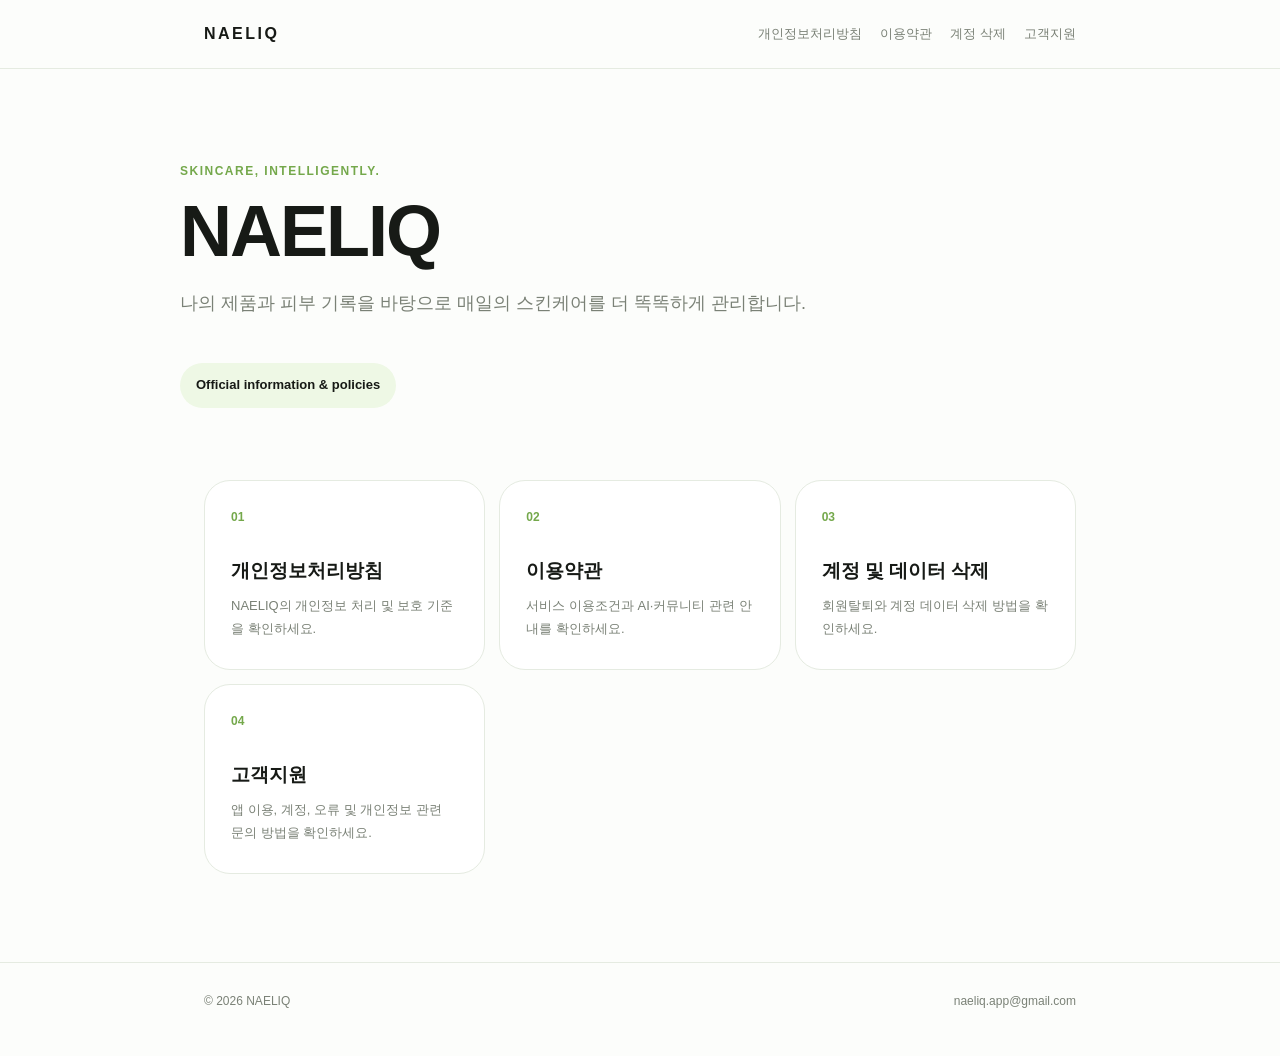
<file: index.html>
<!doctype html><html lang="ko"><head><meta charset="utf-8"><meta name="viewport" content="width=device-width,initial-scale=1">
<title>Home · NAELIQ</title><meta name="description" content="NAELIQ 공식 페이지"><link rel="stylesheet" href="/styles.css"></head>
<body><header><div class="wrap nav"><a class="brand" href="/">NAELIQ</a><nav class="links"><a href="/privacy/">개인정보처리방침</a><a href="/terms/">이용약관</a><a href="/delete-account/">계정 삭제</a><a href="/support/">고객지원</a></nav></div></header>
<main><div class="wrap hero"><div class="eyebrow">SKINCARE, INTELLIGENTLY.</div><h1>NAELIQ</h1><p class="lead">나의 제품과 피부 기록을 바탕으로 매일의 스킨케어를 더 똑똑하게 관리합니다.</p><span class="pill">Official information & policies</span></div>
<div class="wrap grid">
<a class="card" href="/privacy/"><div class="num">01</div><h2>개인정보처리방침</h2><p>NAELIQ의 개인정보 처리 및 보호 기준을 확인하세요.</p></a>
<a class="card" href="/terms/"><div class="num">02</div><h2>이용약관</h2><p>서비스 이용조건과 AI·커뮤니티 관련 안내를 확인하세요.</p></a>
<a class="card" href="/delete-account/"><div class="num">03</div><h2>계정 및 데이터 삭제</h2><p>회원탈퇴와 계정 데이터 삭제 방법을 확인하세요.</p></a>
<a class="card" href="/support/"><div class="num">04</div><h2>고객지원</h2><p>앱 이용, 계정, 오류 및 개인정보 관련 문의 방법을 확인하세요.</p></a>
</div></main><footer><div class="wrap foot"><span>© 2026 NAELIQ</span><a href="mailto:naeliq.app@gmail.com">naeliq.app@gmail.com</a></div></footer></body></html>
</file>
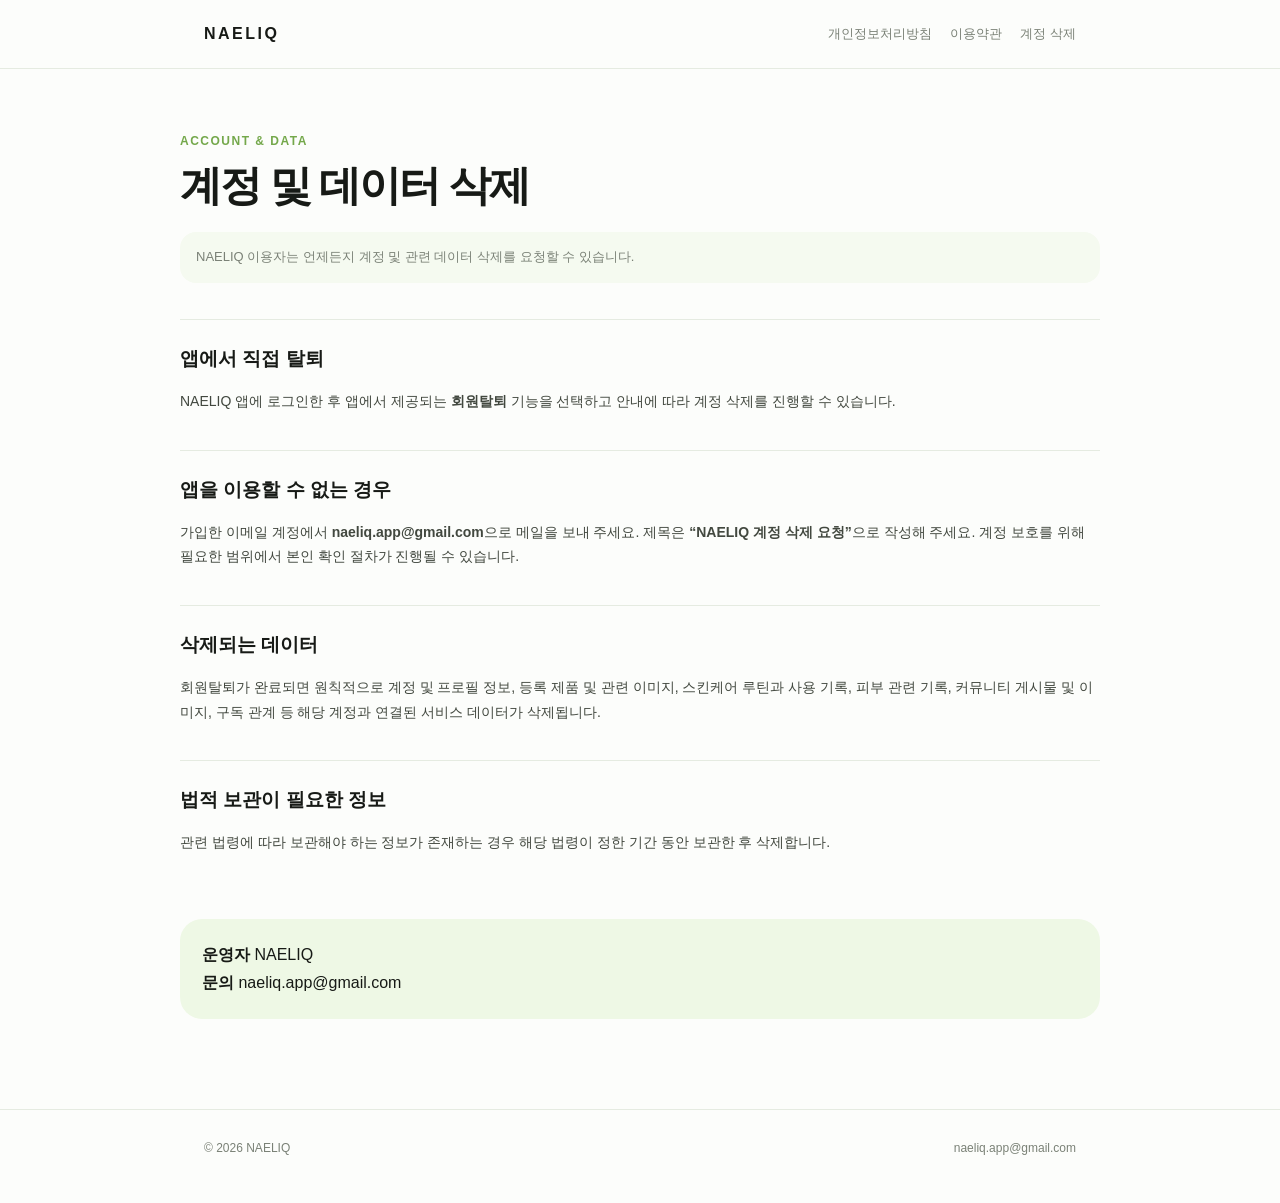
<file: delete-account/index.html>
<!doctype html><html lang="ko"><head><meta charset="utf-8"><meta name="viewport" content="width=device-width,initial-scale=1">
<title>계정 및 데이터 삭제 · NAELIQ</title><meta name="description" content="NAELIQ 공식 페이지"><link rel="stylesheet" href="/styles.css"></head>
<body><header><div class="wrap nav"><a class="brand" href="/">NAELIQ</a><nav class="links"><a href="/privacy/">개인정보처리방침</a><a href="/terms/">이용약관</a><a href="/delete-account/">계정 삭제</a></nav></div></header>
<main class="wrap doc"><div class="eyebrow">ACCOUNT & DATA</div><h1>계정 및 데이터 삭제</h1>
<div class="meta">NAELIQ 이용자는 언제든지 계정 및 관련 데이터 삭제를 요청할 수 있습니다.</div>
<section><h2>앱에서 직접 탈퇴</h2><p>NAELIQ 앱에 로그인한 후 앱에서 제공되는 <strong>회원탈퇴</strong> 기능을 선택하고 안내에 따라 계정 삭제를 진행할 수 있습니다.</p></section>
<section><h2>앱을 이용할 수 없는 경우</h2><p>가입한 이메일 계정에서 <a href="mailto:naeliq.app@gmail.com?subject=NAELIQ%20계정%20삭제%20요청"><strong>naeliq.app@gmail.com</strong></a>으로 메일을 보내 주세요. 제목은 <strong>“NAELIQ 계정 삭제 요청”</strong>으로 작성해 주세요. 계정 보호를 위해 필요한 범위에서 본인 확인 절차가 진행될 수 있습니다.</p></section>
<section><h2>삭제되는 데이터</h2><p>회원탈퇴가 완료되면 원칙적으로 계정 및 프로필 정보, 등록 제품 및 관련 이미지, 스킨케어 루틴과 사용 기록, 피부 관련 기록, 커뮤니티 게시물 및 이미지, 구독 관계 등 해당 계정과 연결된 서비스 데이터가 삭제됩니다.</p></section>
<section><h2>법적 보관이 필요한 정보</h2><p>관련 법령에 따라 보관해야 하는 정보가 존재하는 경우 해당 법령이 정한 기간 동안 보관한 후 삭제합니다.</p></section>
<div class="contact"><strong>운영자</strong> NAELIQ<br><strong>문의</strong> naeliq.app@gmail.com</div></main><footer><div class="wrap foot"><span>© 2026 NAELIQ</span><a href="mailto:naeliq.app@gmail.com">naeliq.app@gmail.com</a></div></footer></body></html>
</file>
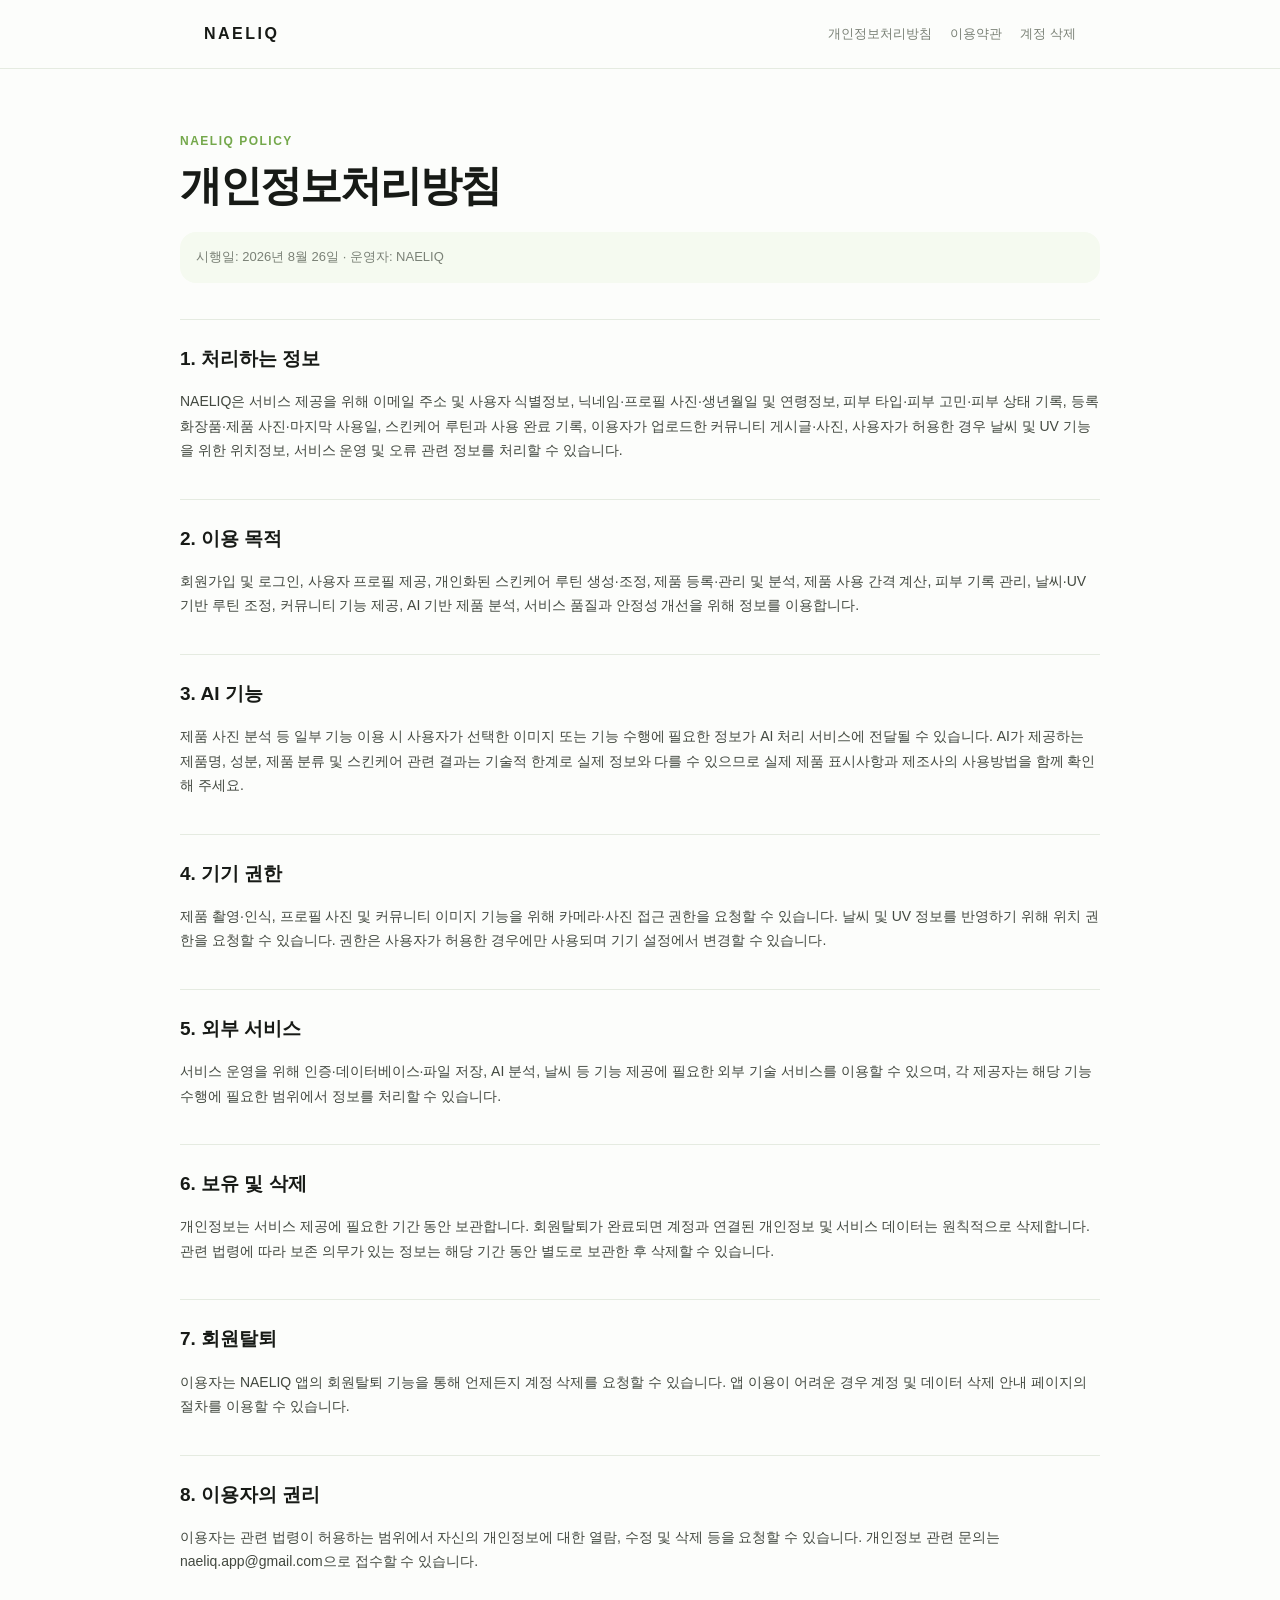
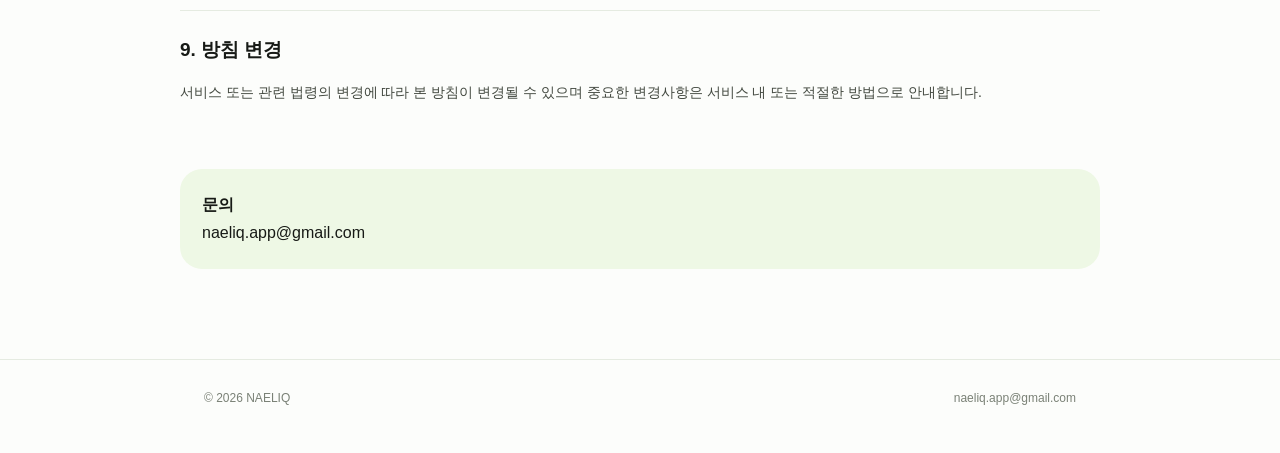
<file: privacy/index.html>
<!doctype html><html lang="ko"><head><meta charset="utf-8"><meta name="viewport" content="width=device-width,initial-scale=1">
<title>개인정보처리방침 · NAELIQ</title><meta name="description" content="개인정보처리방침"><link rel="stylesheet" href="/styles.css"></head>
<body><header><div class="wrap nav"><a class="brand" href="/">NAELIQ</a><nav class="links"><a href="/privacy/">개인정보처리방침</a><a href="/terms/">이용약관</a><a href="/delete-account/">계정 삭제</a></nav></div></header>
<main class="wrap doc"><div class="eyebrow">NAELIQ POLICY</div><h1>개인정보처리방침</h1><div class="meta">시행일: 2026년 8월 26일 · 운영자: NAELIQ</div><section><h2>1. 처리하는 정보</h2><p>NAELIQ은 서비스 제공을 위해 이메일 주소 및 사용자 식별정보, 닉네임·프로필 사진·생년월일 및 연령정보, 피부 타입·피부 고민·피부 상태 기록, 등록 화장품·제품 사진·마지막 사용일, 스킨케어 루틴과 사용 완료 기록, 이용자가 업로드한 커뮤니티 게시글·사진, 사용자가 허용한 경우 날씨 및 UV 기능을 위한 위치정보, 서비스 운영 및 오류 관련 정보를 처리할 수 있습니다.</p></section><section><h2>2. 이용 목적</h2><p>회원가입 및 로그인, 사용자 프로필 제공, 개인화된 스킨케어 루틴 생성·조정, 제품 등록·관리 및 분석, 제품 사용 간격 계산, 피부 기록 관리, 날씨·UV 기반 루틴 조정, 커뮤니티 기능 제공, AI 기반 제품 분석, 서비스 품질과 안정성 개선을 위해 정보를 이용합니다.</p></section><section><h2>3. AI 기능</h2><p>제품 사진 분석 등 일부 기능 이용 시 사용자가 선택한 이미지 또는 기능 수행에 필요한 정보가 AI 처리 서비스에 전달될 수 있습니다. AI가 제공하는 제품명, 성분, 제품 분류 및 스킨케어 관련 결과는 기술적 한계로 실제 정보와 다를 수 있으므로 실제 제품 표시사항과 제조사의 사용방법을 함께 확인해 주세요.</p></section><section><h2>4. 기기 권한</h2><p>제품 촬영·인식, 프로필 사진 및 커뮤니티 이미지 기능을 위해 카메라·사진 접근 권한을 요청할 수 있습니다. 날씨 및 UV 정보를 반영하기 위해 위치 권한을 요청할 수 있습니다. 권한은 사용자가 허용한 경우에만 사용되며 기기 설정에서 변경할 수 있습니다.</p></section><section><h2>5. 외부 서비스</h2><p>서비스 운영을 위해 인증·데이터베이스·파일 저장, AI 분석, 날씨 등 기능 제공에 필요한 외부 기술 서비스를 이용할 수 있으며, 각 제공자는 해당 기능 수행에 필요한 범위에서 정보를 처리할 수 있습니다.</p></section><section><h2>6. 보유 및 삭제</h2><p>개인정보는 서비스 제공에 필요한 기간 동안 보관합니다. 회원탈퇴가 완료되면 계정과 연결된 개인정보 및 서비스 데이터는 원칙적으로 삭제합니다. 관련 법령에 따라 보존 의무가 있는 정보는 해당 기간 동안 별도로 보관한 후 삭제할 수 있습니다.</p></section><section><h2>7. 회원탈퇴</h2><p>이용자는 NAELIQ 앱의 회원탈퇴 기능을 통해 언제든지 계정 삭제를 요청할 수 있습니다. 앱 이용이 어려운 경우 계정 및 데이터 삭제 안내 페이지의 절차를 이용할 수 있습니다.</p></section><section><h2>8. 이용자의 권리</h2><p>이용자는 관련 법령이 허용하는 범위에서 자신의 개인정보에 대한 열람, 수정 및 삭제 등을 요청할 수 있습니다. 개인정보 관련 문의는 naeliq.app@gmail.com으로 접수할 수 있습니다.</p></section><section><h2>9. 방침 변경</h2><p>서비스 또는 관련 법령의 변경에 따라 본 방침이 변경될 수 있으며 중요한 변경사항은 서비스 내 또는 적절한 방법으로 안내합니다.</p></section><div class="contact"><strong>문의</strong><br>naeliq.app@gmail.com</div></main><footer><div class="wrap foot"><span>© 2026 NAELIQ</span><a href="mailto:naeliq.app@gmail.com">naeliq.app@gmail.com</a></div></footer></body></html>
</file>
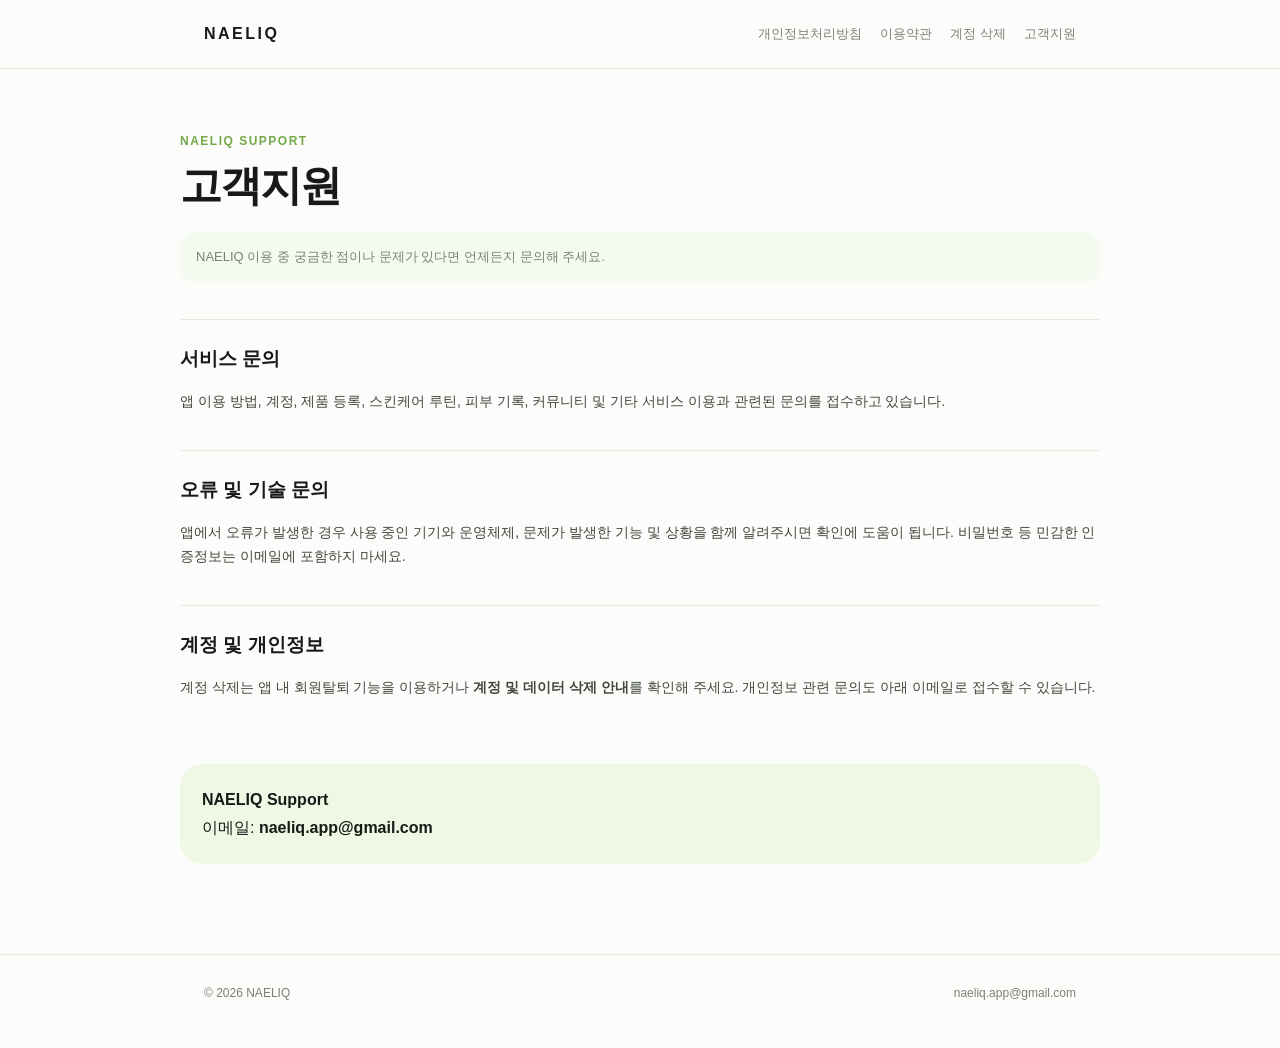
<file: support/index.html>
<!doctype html>
<html lang="ko">
<head>
  <meta charset="utf-8">
  <meta name="viewport" content="width=device-width,initial-scale=1">
  <title>고객지원 · NAELIQ</title>
  <meta name="description" content="NAELIQ 고객지원 및 문의 안내">
  <link rel="stylesheet" href="/styles.css">
</head>
<body>
<header>
  <div class="wrap nav">
    <a class="brand" href="/">NAELIQ</a>
    <nav class="links">
      <a href="/privacy/">개인정보처리방침</a>
      <a href="/terms/">이용약관</a>
      <a href="/delete-account/">계정 삭제</a>
      <a href="/support/">고객지원</a>
    </nav>
  </div>
</header>

<main class="wrap doc">
  <div class="eyebrow">NAELIQ SUPPORT</div>
  <h1>고객지원</h1>
  <div class="meta">NAELIQ 이용 중 궁금한 점이나 문제가 있다면 언제든지 문의해 주세요.</div>

  <section>
    <h2>서비스 문의</h2>
    <p>
      앱 이용 방법, 계정, 제품 등록, 스킨케어 루틴, 피부 기록,
      커뮤니티 및 기타 서비스 이용과 관련된 문의를 접수하고 있습니다.
    </p>
  </section>

  <section>
    <h2>오류 및 기술 문의</h2>
    <p>
      앱에서 오류가 발생한 경우 사용 중인 기기와 운영체제,
      문제가 발생한 기능 및 상황을 함께 알려주시면 확인에 도움이 됩니다.
      비밀번호 등 민감한 인증정보는 이메일에 포함하지 마세요.
    </p>
  </section>

  <section>
    <h2>계정 및 개인정보</h2>
    <p>
      계정 삭제는 앱 내 회원탈퇴 기능을 이용하거나
      <a href="/delete-account/"><strong>계정 및 데이터 삭제 안내</strong></a>를 확인해 주세요.
      개인정보 관련 문의도 아래 이메일로 접수할 수 있습니다.
    </p>
  </section>

  <div class="contact">
    <strong>NAELIQ Support</strong><br>
    이메일:
    <a href="mailto:naeliq.app@gmail.com"><strong>naeliq.app@gmail.com</strong></a>
  </div>
</main>

<footer>
  <div class="wrap foot">
    <span>© 2026 NAELIQ</span>
    <a href="mailto:naeliq.app@gmail.com">naeliq.app@gmail.com</a>
  </div>
</footer>
</body>
</html>
</file>
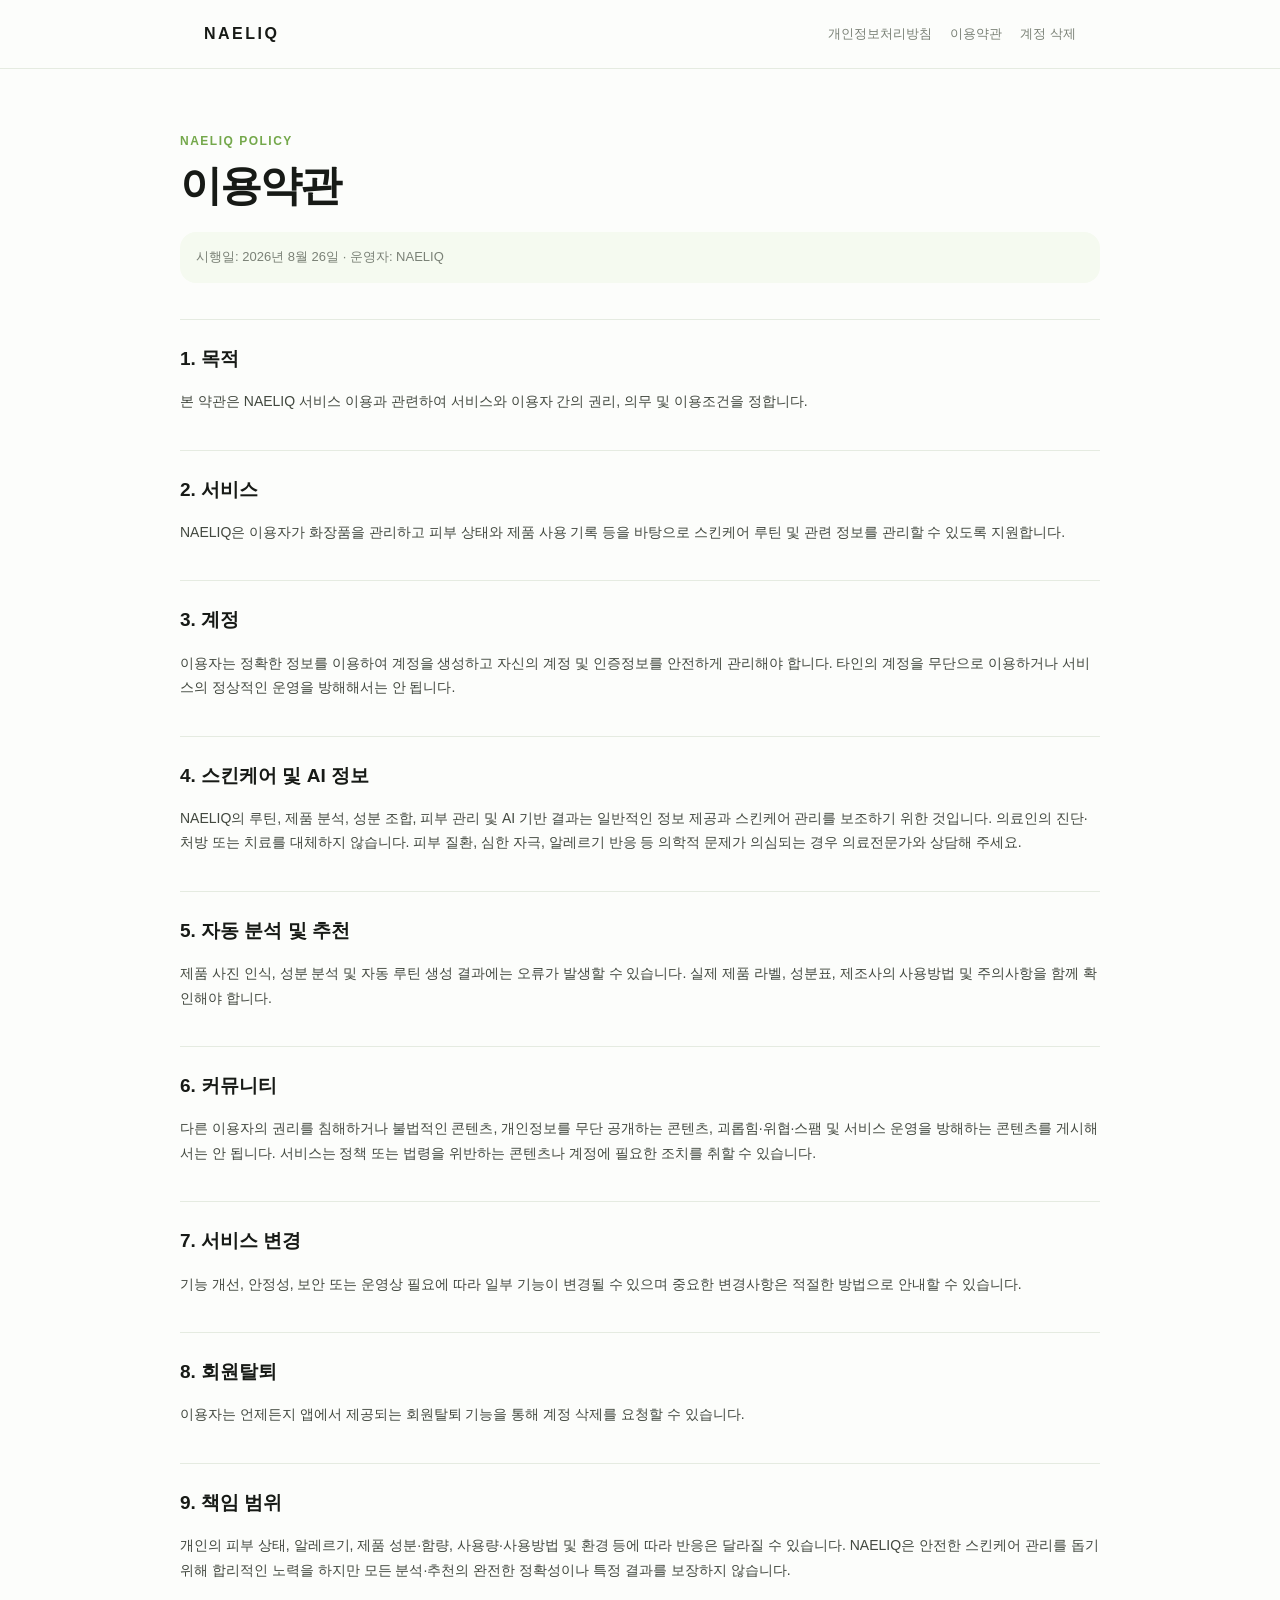
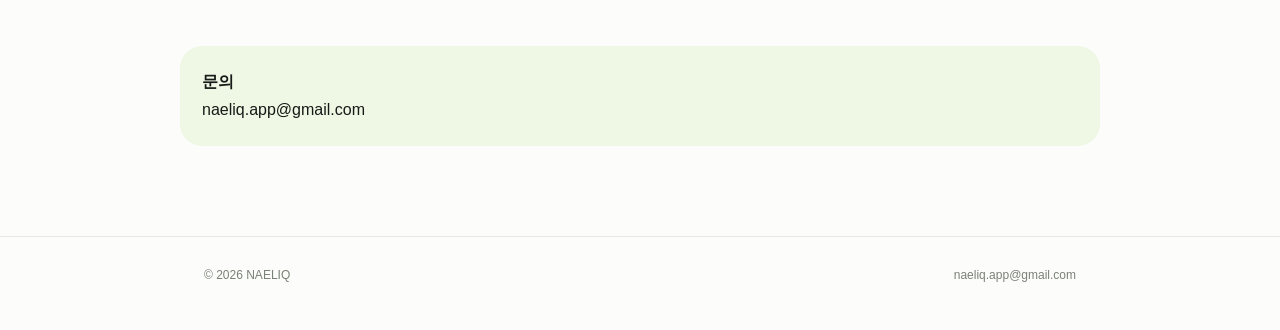
<file: terms/index.html>
<!doctype html><html lang="ko"><head><meta charset="utf-8"><meta name="viewport" content="width=device-width,initial-scale=1">
<title>이용약관 · NAELIQ</title><meta name="description" content="이용약관"><link rel="stylesheet" href="/styles.css"></head>
<body><header><div class="wrap nav"><a class="brand" href="/">NAELIQ</a><nav class="links"><a href="/privacy/">개인정보처리방침</a><a href="/terms/">이용약관</a><a href="/delete-account/">계정 삭제</a></nav></div></header>
<main class="wrap doc"><div class="eyebrow">NAELIQ POLICY</div><h1>이용약관</h1><div class="meta">시행일: 2026년 8월 26일 · 운영자: NAELIQ</div><section><h2>1. 목적</h2><p>본 약관은 NAELIQ 서비스 이용과 관련하여 서비스와 이용자 간의 권리, 의무 및 이용조건을 정합니다.</p></section><section><h2>2. 서비스</h2><p>NAELIQ은 이용자가 화장품을 관리하고 피부 상태와 제품 사용 기록 등을 바탕으로 스킨케어 루틴 및 관련 정보를 관리할 수 있도록 지원합니다.</p></section><section><h2>3. 계정</h2><p>이용자는 정확한 정보를 이용하여 계정을 생성하고 자신의 계정 및 인증정보를 안전하게 관리해야 합니다. 타인의 계정을 무단으로 이용하거나 서비스의 정상적인 운영을 방해해서는 안 됩니다.</p></section><section><h2>4. 스킨케어 및 AI 정보</h2><p>NAELIQ의 루틴, 제품 분석, 성분 조합, 피부 관리 및 AI 기반 결과는 일반적인 정보 제공과 스킨케어 관리를 보조하기 위한 것입니다. 의료인의 진단·처방 또는 치료를 대체하지 않습니다. 피부 질환, 심한 자극, 알레르기 반응 등 의학적 문제가 의심되는 경우 의료전문가와 상담해 주세요.</p></section><section><h2>5. 자동 분석 및 추천</h2><p>제품 사진 인식, 성분 분석 및 자동 루틴 생성 결과에는 오류가 발생할 수 있습니다. 실제 제품 라벨, 성분표, 제조사의 사용방법 및 주의사항을 함께 확인해야 합니다.</p></section><section><h2>6. 커뮤니티</h2><p>다른 이용자의 권리를 침해하거나 불법적인 콘텐츠, 개인정보를 무단 공개하는 콘텐츠, 괴롭힘·위협·스팸 및 서비스 운영을 방해하는 콘텐츠를 게시해서는 안 됩니다. 서비스는 정책 또는 법령을 위반하는 콘텐츠나 계정에 필요한 조치를 취할 수 있습니다.</p></section><section><h2>7. 서비스 변경</h2><p>기능 개선, 안정성, 보안 또는 운영상 필요에 따라 일부 기능이 변경될 수 있으며 중요한 변경사항은 적절한 방법으로 안내할 수 있습니다.</p></section><section><h2>8. 회원탈퇴</h2><p>이용자는 언제든지 앱에서 제공되는 회원탈퇴 기능을 통해 계정 삭제를 요청할 수 있습니다.</p></section><section><h2>9. 책임 범위</h2><p>개인의 피부 상태, 알레르기, 제품 성분·함량, 사용량·사용방법 및 환경 등에 따라 반응은 달라질 수 있습니다. NAELIQ은 안전한 스킨케어 관리를 돕기 위해 합리적인 노력을 하지만 모든 분석·추천의 완전한 정확성이나 특정 결과를 보장하지 않습니다.</p></section><div class="contact"><strong>문의</strong><br>naeliq.app@gmail.com</div></main><footer><div class="wrap foot"><span>© 2026 NAELIQ</span><a href="mailto:naeliq.app@gmail.com">naeliq.app@gmail.com</a></div></footer></body></html>
</file>
<file: styles.css>
:root{
  --ink:#171A16;--canvas:#FCFDFB;--card:#FFFFFF;--surface:#F7FAF4;
  --line:#E5EBE1;--muted:#7A8176;--accent:#B2E08C;--accent-strong:#74A84B;
  --accent-soft:#EEF8E5;--accent-mist:#F5FAF0;
}
*{box-sizing:border-box} html{scroll-behavior:smooth}
body{margin:0;background:var(--canvas);color:var(--ink);font-family:-apple-system,BlinkMacSystemFont,"Segoe UI","Noto Sans KR",Arial,sans-serif;line-height:1.75}
a{color:inherit;text-decoration:none}.wrap{max-width:920px;margin:auto;padding:0 24px}
header{position:sticky;top:0;z-index:10;background:rgba(252,253,251,.92);backdrop-filter:blur(14px);border-bottom:1px solid var(--line)}
.nav{height:68px;display:flex;align-items:center;justify-content:space-between;gap:20px}
.brand{font-weight:900;letter-spacing:2.5px}.links{display:flex;gap:18px;font-size:13px;color:var(--muted)}
.hero{padding:92px 0 72px}.eyebrow{font-size:12px;font-weight:800;letter-spacing:1.5px;color:var(--accent-strong)}
h1{font-size:clamp(38px,7vw,72px);line-height:1.05;margin:12px 0 18px;letter-spacing:-2px}
.lead{max-width:640px;color:var(--muted);font-size:18px}.pill{display:inline-block;margin-top:26px;padding:11px 16px;border-radius:999px;background:var(--accent-soft);font-weight:700;font-size:13px}
.grid{display:grid;grid-template-columns:repeat(3,1fr);gap:14px;padding-bottom:88px}
.card{background:var(--card);border:1px solid var(--line);border-radius:26px;padding:26px;min-height:190px;transition:.2s}
.card:hover{transform:translateY(-2px);border-color:var(--accent)}.num{font-size:12px;color:var(--accent-strong);font-weight:900}
.card h2{font-size:19px;margin:26px 0 8px}.card p{font-size:13px;color:var(--muted);margin:0}
.doc{padding:62px 0 90px}.doc h1{font-size:42px}.meta{padding:14px 16px;border-radius:16px;background:var(--accent-mist);color:var(--muted);font-size:13px;margin:24px 0 36px}
section{padding:22px 0;border-top:1px solid var(--line)}section h2{font-size:19px;margin:0 0 10px}
section p,section li{font-size:14px;color:#42483F}.contact{background:var(--accent-soft);border-radius:22px;padding:22px;margin-top:28px}
footer{border-top:1px solid var(--line);padding:28px 0 44px;color:var(--muted);font-size:12px}.foot{display:flex;justify-content:space-between;gap:20px;flex-wrap:wrap}
@media(max-width:720px){.links{display:none}.hero{padding:64px 0 52px}.grid{grid-template-columns:1fr}.card{min-height:auto}.doc h1{font-size:34px}}
</file>
